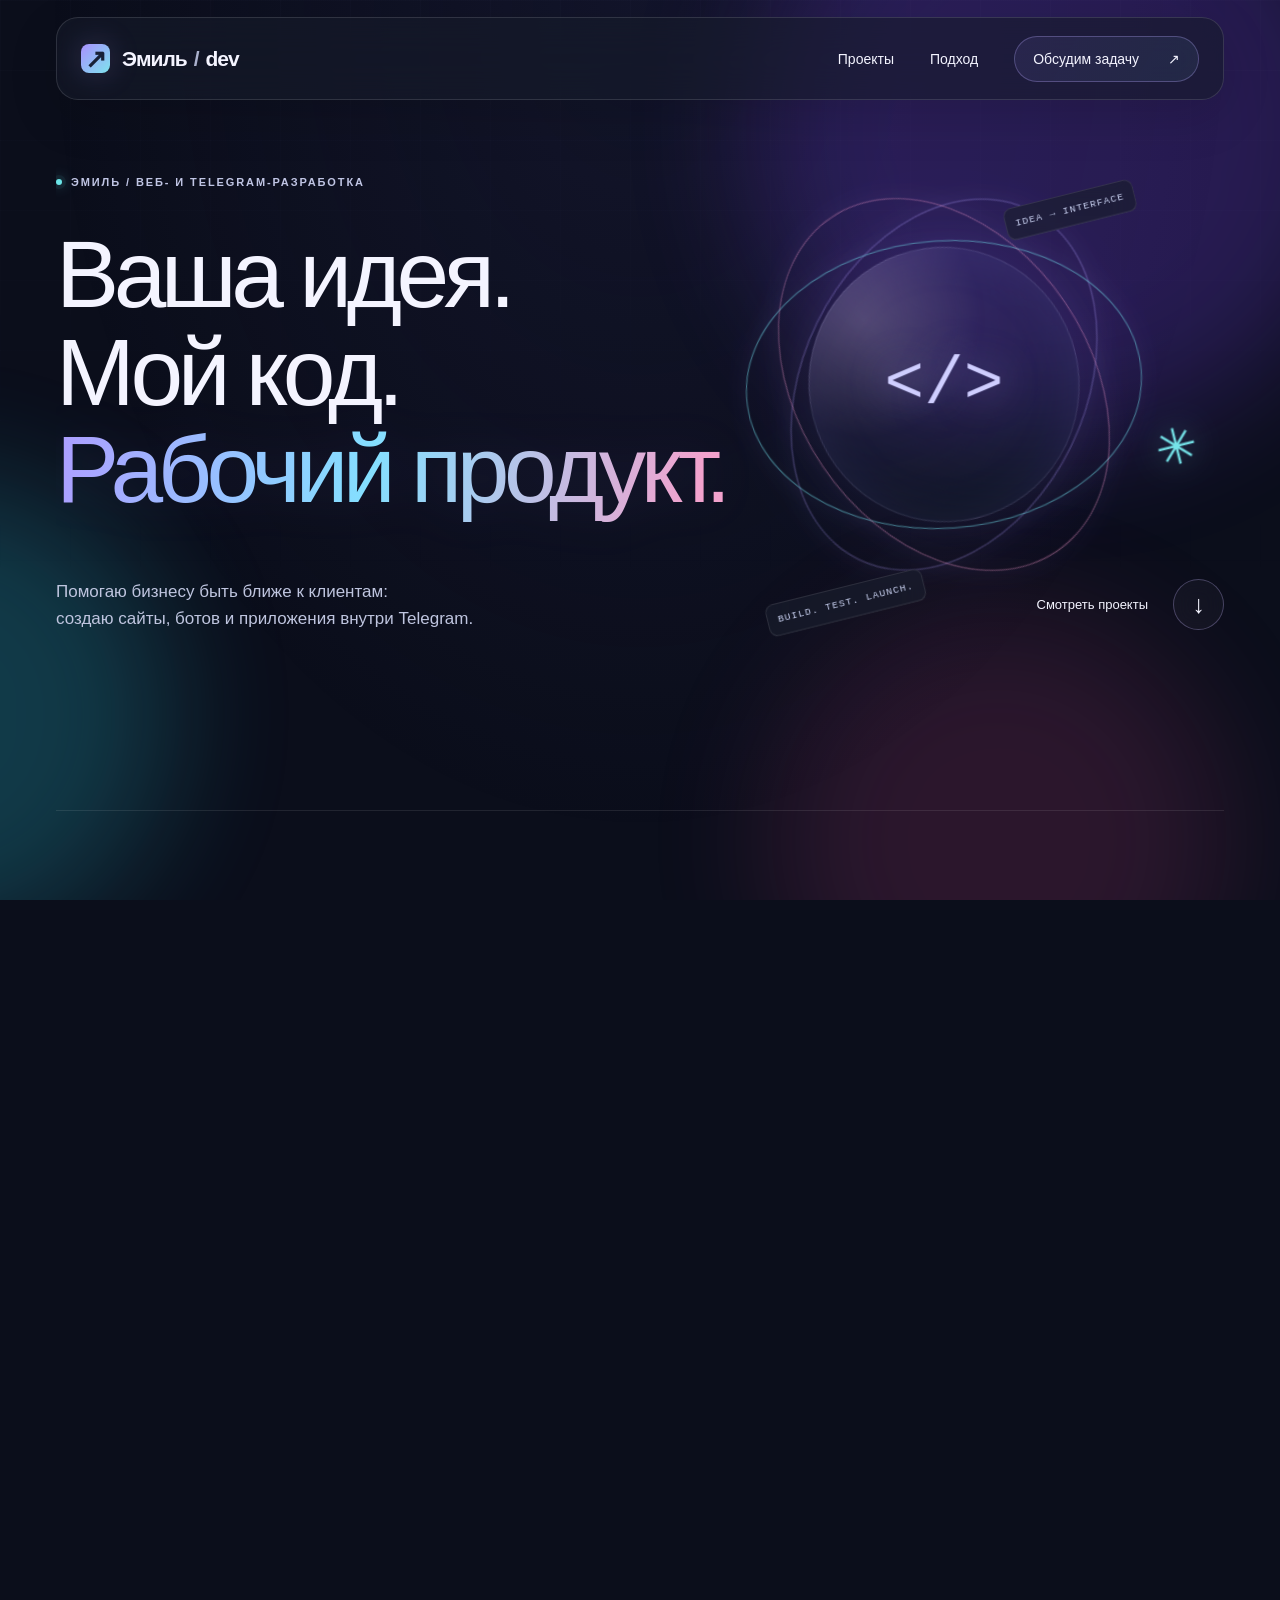
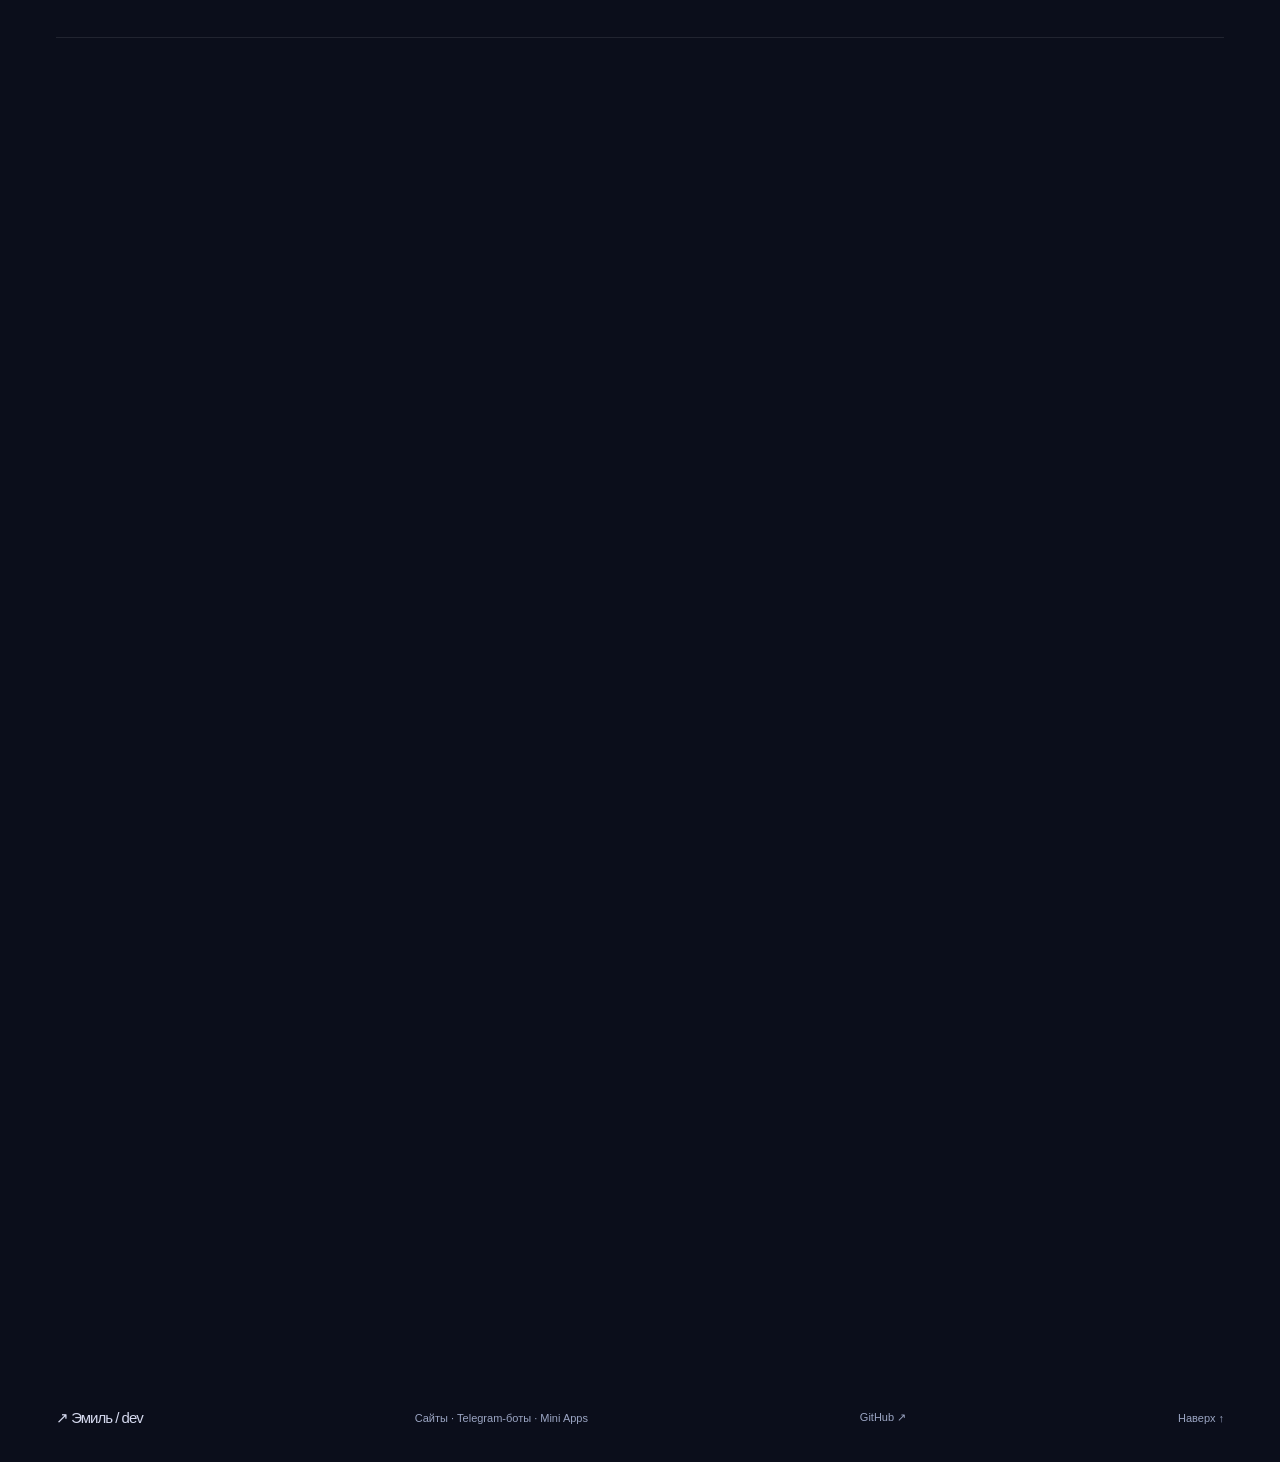
<file: index.html>
<!doctype html>
<html lang="ru"><head><meta charset="utf-8"><meta name="viewport" content="width=device-width,initial-scale=1"><meta name="theme-color" content="#101210"><meta name="description" content="Сайты, Telegram-боты и Mini Apps для бизнеса. Посмотрите интерактивные демонстрационные проекты и обсудите свою задачу."><title>Эмиль — сайты, Telegram-боты и Mini Apps</title><link rel="icon" href="icon.svg" type="image/svg+xml"><link rel="stylesheet" href="style.css"><link rel="stylesheet" href="effects.css?v=4"><script src="motion.js?v=3" defer></script></head>
<body><div class="ambient" aria-hidden="true"><i></i><i></i><i></i></div><div class="scroll-progress" aria-hidden="true"></div><a class="skip" href="#work">К проектам</a><header class="nav wrap"><a class="brand" href="#" aria-label="На главную"><span class="brand-icon">↗</span> Эмиль<span class="muted">/</span>dev</a><nav aria-label="Основная навигация"><a href="#work">Проекты</a><a href="#approach">Подход</a><a class="nav-contact" href="#contact">Обсудим задачу <span>↗</span></a></nav></header>
<main><section class="hero wrap"><div class="eyebrow"><span class="status-dot"></span> ЭМИЛЬ / ВЕБ- И TELEGRAM-РАЗРАБОТКА</div><h1>Ваша идея.<br>Мой код.<br><span>Рабочий продукт.</span></h1><div class="hero-bottom"><p>Помогаю бизнесу быть ближе к клиентам:<br class="desktop"> создаю сайты, ботов и приложения внутри Telegram.</p><a href="#work" class="round-link"><span>Смотреть проекты</span><span class="round">↓</span></a></div><div class="hero-art" aria-hidden="true"><div class="orbit orbit-one"></div><div class="orbit orbit-two"></div><div class="orbit orbit-three"></div><div class="art-core">&lt;/&gt;</div><span class="art-label label-one">IDEA → INTERFACE</span><span class="art-label label-two">BUILD. TEST. LAUNCH.</span><i class="art-spark">✳</i></div></section>
<section id="work" class="work wrap"><div class="section-top"><div><div class="eyebrow muted">01 / В ДЕЙСТВИИ</div><h2>Меньше обещаний.<br>Больше того, что можно открыть.</h2></div><p class="section-note">Три самостоятельных демопроекта.<br>Можно нажимать, выбирать и пробовать.</p></div>
<div class="project-grid"><a class="project project-site" href="studio.html"><div class="project-preview"><div class="browser-bar"><i></i><i></i><i></i><span>forma.studio / demo</span></div><div class="studio-preview"><div class="studio-mini-logo">FORMA<span>STUDIO</span></div><span class="tiny-caps">ПРОСТРАНСТВО ДЛЯ СЕБЯ</span><strong>Ваша форма.<br><em>Ваш ритм.</em></strong><span class="mini-pill">Выбрать занятие ↗</span><div class="sculpture"><i></i><i></i><i></i></div></div></div><div class="project-title"><h3>FORMA — сайт студии</h3><span>↗</span></div><p>Спокойный дизайн, расписание занятий и интерактивная запись.</p><div class="tags"><span>Сайт / лендинг</span><span>Адаптив</span><span class="demo-tag">Демопроект</span></div></a>
<a class="project project-mini" href="miniapp.html"><div class="project-preview mini-preview"><div class="floating-tag">МИНИ-ПРИЛОЖЕНИЕ В TELEGRAM</div><div class="phone"><div class="phone-top">‹ <b>FORMA</b> ···</div><div class="phone-body"><small>РАДЫ ВАС ВИДЕТЬ</small><strong>Время для<br>себя <span>↗</span></strong><div class="phone-card"><span>01 / НАПРАВЛЕНИЯ</span><b>Пилатес</b><i>Мягкая сила и баланс</i><div class="phone-lines"></div></div><div class="phone-menu">Главная <span>Запись</span> Профиль</div></div></div></div><div class="project-title"><h3>FORMA — Mini App</h3><span>↗</span></div><p>Выбор направления, даты и времени. Весь путь записи в одном интерфейсе.</p><div class="tags"><span>Telegram Mini App</span><span>Интерфейс</span><span class="demo-tag">Демопроект</span></div></a>
<a class="project project-bot" href="bot.html"><div class="project-preview bot-preview"><div class="bot-orb">↗</div><div class="chat-bubble">Привет! Я помогу записаться<br>на занятие в FORMA 👋</div><div class="chat-bubble outgoing">Хочу выбрать направление</div><div class="chat-options"><span>Пилатес</span><span>Йога</span><span>Растяжка</span><span>Вопрос администратору</span></div><div class="chat-caption"><i class="status-dot"></i> СЦЕНАРИЙ ПРИЁМА ЗАЯВОК</div></div><div class="project-title"><h3>FORMA — Telegram-бот</h3><span>↗</span></div><p>Диалог с клиентом, ответы на вопросы и сбор заявки без лишних шагов.</p><div class="tags"><span>Чат-бот</span><span>Автоматизация</span><span class="demo-tag">Демопроект</span></div></a></div><p class="honest-note">↳ Это демонстрационные концепции вымышленной студии. Запись и чат работают локально: данные никуда не отправляются.</p></section>
<section class="services wrap"><div class="eyebrow muted">02 / ЧЕМ МОГУ ПОМОЧЬ</div><div class="service-row"><span>01</span><h3>Сайт, который объясняет<br>ваше предложение</h3><p>Лендинг или небольшой сайт: понятная структура, мобильная версия и удобная форма обращения.</p><span class="service-arrow">↗</span></div><div class="service-row"><span>02</span><h3>Telegram как точка<br>контакта с клиентом</h3><p>Боты для заявок и частых вопросов. Mini Apps для каталогов, форм и записи на услуги.</p><span class="service-arrow">↗</span></div><div class="service-row"><span>03</span><h3>Меньше повторяющихся<br>действий</h3><p>Сбор данных, уведомления и интеграции — после обсуждения того, что нужно именно вашему процессу.</p><span class="service-arrow">↗</span></div></section>
<section id="approach" class="approach wrap"><div class="section-top"><div><div class="eyebrow muted">03 / БЕЗ СЛОЖНЫХ СЛОВ</div><h2>Понятный процесс.<br>На каждом шаге.</h2></div><p class="section-note">Начинаем с задачи,<br>а не со списка технологий.</p></div><div class="steps"><article><span>01 — ОБСУЖДАЕМ</span><h3>Что должно получиться?</h3><p>Разбираем вашу задачу, аудиторию и примеры. Фиксируем функции, стоимость и срок.</p></article><article><span>02 — СОБИРАЕМ</span><h3>Показываю в процессе</h3><p>Согласуем структуру и внешний вид. Проверяем основной сценарий на рабочем прототипе.</p></article><article><span>03 — ЗАПУСКАЕМ</span><h3>Результат остаётся у вас</h3><p>Проверяем работу, передаю исходники и инструкции. Помогаю с размещением по договорённости.</p></article></div></section>
<section id="contact" class="contact wrap"><div><div class="eyebrow">ЕСТЬ ЗАДАЧА?</div><h2>Давайте сделаем<br><span>что-то полезное.</span></h2><p>Расскажите, что хотите создать и какую задачу это должно решить. Можно начать с пары предложений.</p></div><a class="contact-button" href="https://t.me/atlamain" target="_blank" rel="noopener noreferrer">Написать в Telegram <span>↗</span></a></section></main><footer class="wrap"><a class="brand" href="#">↗ Эмиль / dev</a><span>Сайты · Telegram-боты · Mini Apps</span><a href="https://github.com/atlaceo" target="_blank" rel="noopener noreferrer">GitHub ↗</a><a href="#">Наверх ↑</a></footer></body></html>
</file>
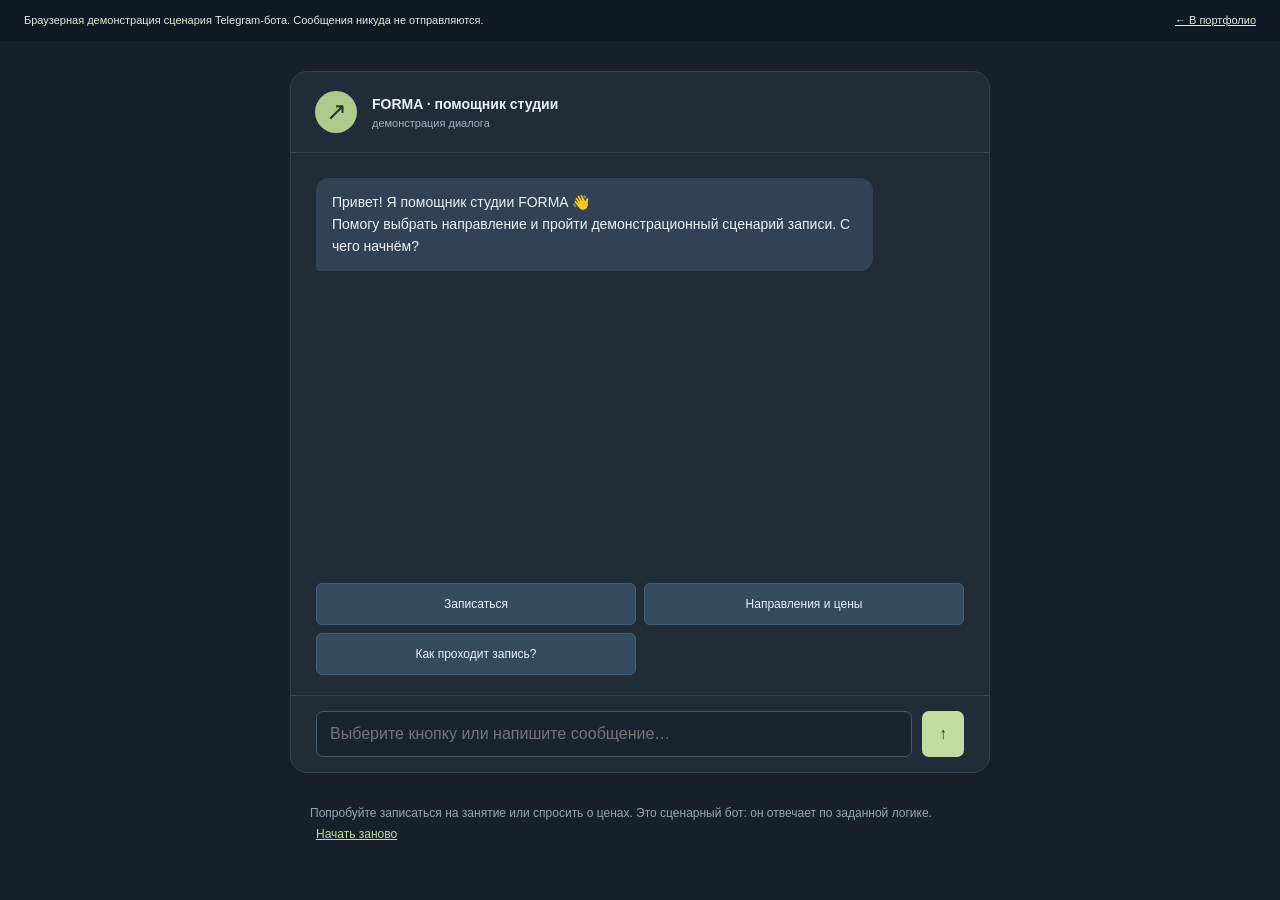
<file: bot.html>
<!doctype html><html lang="ru"><head><meta charset="utf-8"><meta name="viewport" content="width=device-width,initial-scale=1"><title>FORMA — интерактивное демо бота</title><link rel="icon" href="icon.svg"><link rel="stylesheet" href="demo.css?v=4"><script src="demo.js" defer></script></head><body class="chat-page" data-demo="bot"><div class="demo-banner"><span>Браузерная демонстрация сценария Telegram-бота. Сообщения никуда не отправляются.</span><a href="./">← В портфолио</a></div><main class="chat-shell"><header class="chat-header"><span class="avatar">↗</span><div><b>FORMA · помощник студии</b><small>демонстрация диалога</small></div></header><div class="messages" role="log" aria-live="polite" aria-label="Диалог с демонстрационным ботом"></div><div class="bot-actions" aria-label="Варианты ответа"></div><form class="chat-input" id="chat-form"><input id="chat-text" aria-label="Сообщение боту" placeholder="Введите сообщение…" maxlength="120" autocomplete="off"><button type="submit" aria-label="Отправить сообщение">↑</button></form></main><p class="chat-note">Попробуйте записаться на занятие или спросить о ценах. Это сценарный бот: он отвечает по заданной логике. <button id="restart-chat">Начать заново</button></p></body></html>
</file>
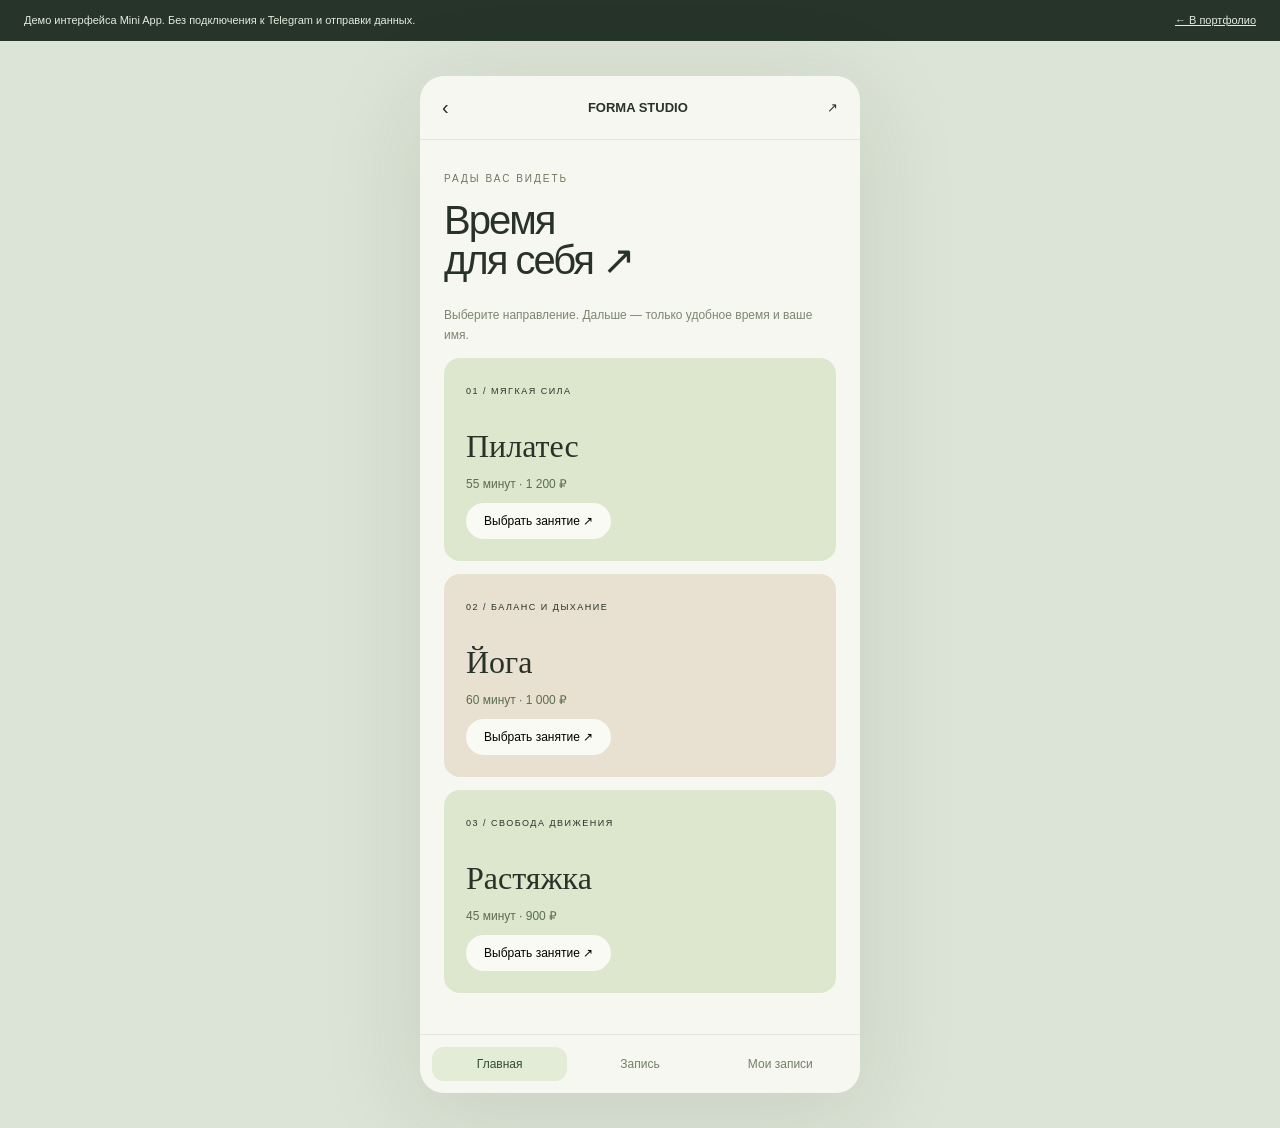
<file: miniapp.html>
<!doctype html><html lang="ru"><head><meta charset="utf-8"><meta name="viewport" content="width=device-width,initial-scale=1"><title>FORMA — демо интерфейса Mini App</title><link rel="icon" href="icon.svg"><link rel="stylesheet" href="demo.css?v=4"><script src="demo.js" defer></script></head><body class="app-page" data-demo="miniapp"><div class="demo-banner"><span>Демо интерфейса Mini App. Без подключения к Telegram и отправки данных.</span><a href="./">← В портфолио</a></div><main class="app-shell"><header class="app-top"><a href="./" aria-label="В портфолио">‹</a><b>FORMA STUDIO</b><span>↗</span></header><div class="app-main"><section class="app-view" id="app-home"><span class="caps">РАДЫ ВАС ВИДЕТЬ</span><h1>Время<br>для себя ↗</h1><p class="app-muted">Выберите направление. Дальше — только удобное время и ваше имя.</p><article class="app-card"><small>01 / МЯГКАЯ СИЛА</small><h3>Пилатес</h3><p>55 минут · 1 200 ₽</p><button data-app-service="Пилатес">Выбрать занятие ↗</button></article><article class="app-card"><small>02 / БАЛАНС И ДЫХАНИЕ</small><h3>Йога</h3><p>60 минут · 1 000 ₽</p><button data-app-service="Йога">Выбрать занятие ↗</button></article><article class="app-card"><small>03 / СВОБОДА ДВИЖЕНИЯ</small><h3>Растяжка</h3><p>45 минут · 900 ₽</p><button data-app-service="Растяжка">Выбрать занятие ↗</button></article></section><section class="app-view" id="app-book" hidden><span class="caps">ВАШ СЛЕДУЮЩИЙ ШАГ</span><h1>Выберите<br>время</h1><form class="booking-form" data-booking><label>Направление<select name="service"><option>Пилатес</option><option>Йога</option><option>Растяжка</option></select></label><label>Дата<input type="date" name="date" required></label><label>Время<select name="time"><option>09:00</option><option>12:00</option><option>18:00</option><option>19:30</option></select></label><label>Ваше имя<input name="name" placeholder="Как к вам обращаться?" maxlength="60" autocomplete="given-name" required></label><button class="primary" type="submit">Добавить демозапись ↗</button></form><p class="app-muted">Запись останется в памяти этой вкладки до обновления страницы.</p><div class="result" role="status" aria-live="polite"></div></section><section class="app-view" id="app-profile" hidden><span class="caps">ЛИЧНОЕ ПРОСТРАНСТВО</span><h1>Мои записи</h1><div id="app-records"><div class="empty-icon">↗</div><h2>Пока здесь пусто</h2><p class="app-muted">Выберите занятие и пройдите сценарий записи — оно появится здесь.</p></div><button class="reset" id="clear-bookings" hidden>Очистить демозаписи</button></section></div><nav class="app-tabs" aria-label="Разделы приложения"><button data-view="home" class="active" aria-pressed="true">Главная</button><button data-view="book" aria-pressed="false">Запись</button><button data-view="profile" aria-pressed="false">Мои записи</button></nav></main></body></html>
</file>
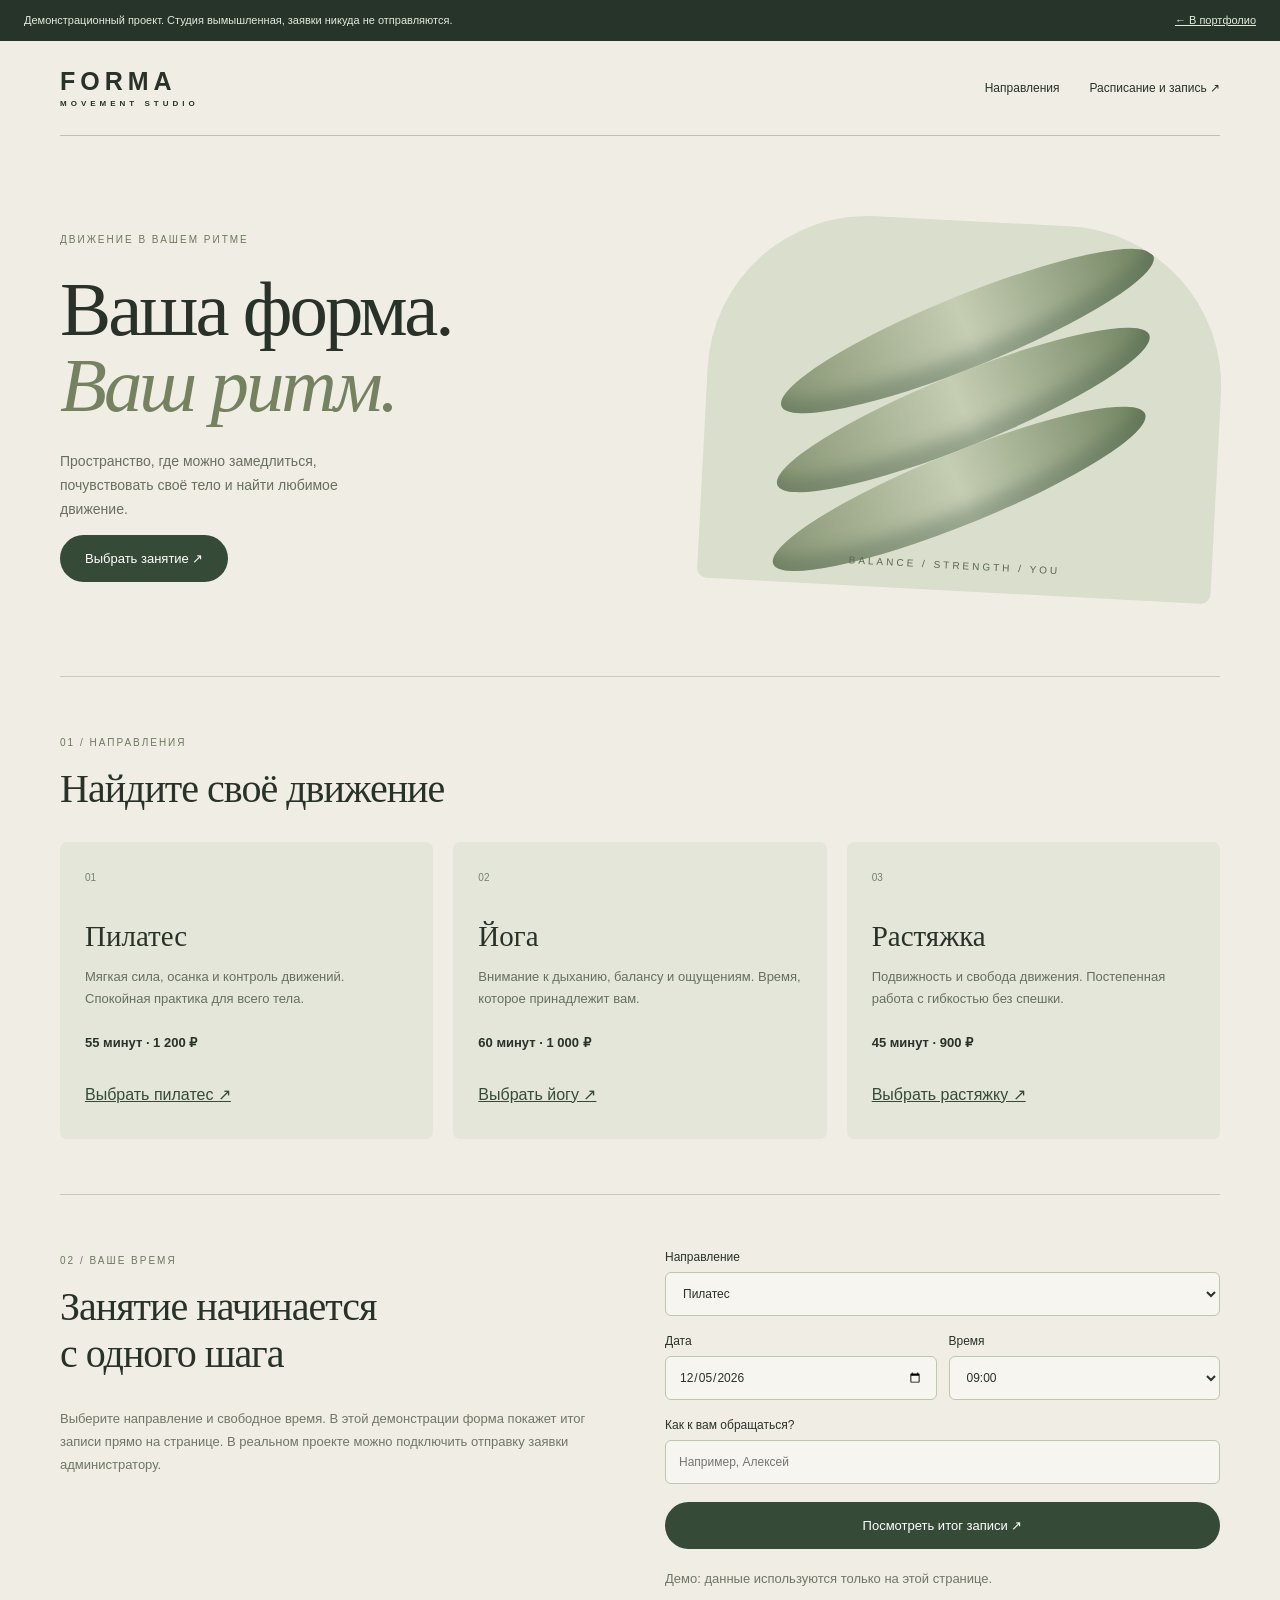
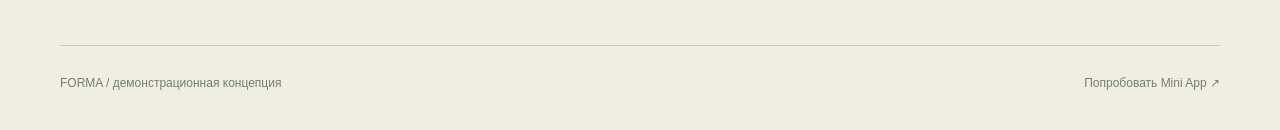
<file: studio.html>
<!doctype html><html lang="ru"><head><meta charset="utf-8"><meta name="viewport" content="width=device-width,initial-scale=1"><title>FORMA — демо сайта студии</title><link rel="icon" href="icon.svg"><link rel="stylesheet" href="demo.css?v=4"><script src="demo.js" defer></script></head><body data-demo="studio"><div class="demo-banner"><span>Демонстрационный проект. Студия вымышленная, заявки никуда не отправляются.</span><a href="./">← В портфолио</a></div><header class="studio-nav container"><a class="studio-logo" href="#">FORMA<small>MOVEMENT STUDIO</small></a><nav><a href="#classes">Направления</a><a href="#booking">Расписание и запись ↗</a></nav></header><main class="container"><section class="studio-hero"><div><span class="caps">ДВИЖЕНИЕ В ВАШЕМ РИТМЕ</span><h1>Ваша форма.<br><em>Ваш ритм.</em></h1><p class="lead">Пространство, где можно замедлиться, почувствовать своё тело и найти любимое движение.</p><a class="primary" href="#booking">Выбрать занятие ↗</a></div><div class="hero-visual" aria-label="Абстрактная композиция из мягких округлых форм"><i></i><i></i><i></i><span>BALANCE / STRENGTH / YOU</span></div></section><section id="classes" class="studio-section"><span class="caps">01 / НАПРАВЛЕНИЯ</span><h2>Найдите своё движение</h2><div class="classes"><article class="class-card"><span class="num">01</span><h3>Пилатес</h3><p>Мягкая сила, осанка и контроль движений. Спокойная практика для всего тела.</p><strong>55 минут · 1 200 ₽</strong><button class="text-button" data-select-service="Пилатес">Выбрать пилатес ↗</button></article><article class="class-card"><span class="num">02</span><h3>Йога</h3><p>Внимание к дыханию, балансу и ощущениям. Время, которое принадлежит вам.</p><strong>60 минут · 1 000 ₽</strong><button class="text-button" data-select-service="Йога">Выбрать йогу ↗</button></article><article class="class-card"><span class="num">03</span><h3>Растяжка</h3><p>Подвижность и свобода движения. Постепенная работа с гибкостью без спешки.</p><strong>45 минут · 900 ₽</strong><button class="text-button" data-select-service="Растяжка">Выбрать растяжку ↗</button></article></div></section><section id="booking" class="studio-section booking-layout"><div><span class="caps">02 / ВАШЕ ВРЕМЯ</span><h2>Занятие начинается<br>с одного шага</h2><p class="booking-note">Выберите направление и свободное время. В этой демонстрации форма покажет итог записи прямо на странице. В реальном проекте можно подключить отправку заявки администратору.</p></div><div><form class="booking-form" data-booking><label>Направление<select name="service"><option>Пилатес</option><option>Йога</option><option>Растяжка</option></select></label><div class="booking-grid"><label>Дата<input type="date" name="date" required></label><label>Время<select name="time"><option>09:00</option><option>12:00</option><option>18:00</option><option>19:30</option></select></label></div><label>Как к вам обращаться?<input name="name" placeholder="Например, Алексей" maxlength="60" autocomplete="given-name" required></label><button class="primary" type="submit">Посмотреть итог записи ↗</button><small class="booking-note">Демо: данные используются только на этой странице.</small></form><div class="result" role="status" aria-live="polite"></div></div></section></main><footer class="demo-footer container"><span>FORMA / демонстрационная концепция</span><a href="miniapp.html">Попробовать Mini App ↗</a></footer></body></html>
</file>
<file: style.css>
:root{--bg:#101210;--panel:#191c18;--line:#33382f;--text:#f2f3ed;--muted:#9da397;--accent:#c4f36d}*{box-sizing:border-box}html{scroll-behavior:smooth;scroll-padding-top:30px}body{margin:0;background:var(--bg);color:var(--text);font-family:Arial,Helvetica,sans-serif;-webkit-font-smoothing:antialiased}a{color:inherit;text-decoration:none}button,input,select{font:inherit}a:focus-visible,button:focus-visible{outline:3px solid var(--accent);outline-offset:6px}.wrap{width:min(1360px,calc(100% - 112px));margin:auto}.muted{color:var(--muted)}.skip{position:absolute;top:-90px;background:var(--accent);color:var(--bg);padding:16px;z-index:10}.skip:focus{top:0}.nav{height:105px;display:flex;align-items:center;justify-content:space-between;border-bottom:1px solid var(--line)}.brand{display:flex;align-items:center;gap:7px;font-size:21px;letter-spacing:-1px;font-weight:700}.brand-icon{background:var(--accent);color:var(--bg);border-radius:8px;width:29px;height:29px;display:grid;place-items:center;font-size:26px;margin-right:5px}nav{display:flex;align-items:center;gap:36px;font-size:14px}nav a:hover{color:var(--accent)}.nav-contact{border:1px solid #4a5142;padding:14px 18px;border-radius:30px}.nav-contact span{margin-left:25px}.hero{position:relative;padding:65px 0 46px;overflow:hidden;min-height:680px}.eyebrow{font-size:11px;font-weight:600;letter-spacing:1.9px;display:flex;align-items:center;gap:9px}.status-dot{display:inline-block;background:var(--accent);width:6px;height:6px;border-radius:50%;box-shadow:0 0 0 4px #c4f36d12}h1{font-size:clamp(64px,7.4vw,112px);line-height:.99;letter-spacing:-6px;font-weight:500;margin:38px 0 42px;position:relative;z-index:2}h1 span{color:var(--accent)}.hero-bottom{display:flex;align-items:center;justify-content:space-between;position:relative;z-index:2}.hero-bottom p{color:#b3b9ad;font-size:17px;line-height:1.6}.round-link{display:flex;align-items:center;gap:25px;font-size:13px}.round{height:51px;width:51px;border:1px solid #535c47;border-radius:50%;display:grid;place-items:center;font-size:25px;transition:.2s}.round-link:hover .round{background:var(--accent);color:var(--bg);transform:translateY(4px)}.hero-art{position:absolute;right:30px;top:45px;width:400px;height:410px;transform:rotate(-14deg)}.orbit{position:absolute;border:1px solid #445337;border-radius:50%;inset:20px 70px;transform:rotate(40deg)}.orbit-two{transform:rotate(100deg);border-color:#63744b}.orbit-three{transform:rotate(160deg)}.art-core{position:absolute;inset:100px;display:grid;place-items:center;font-family:monospace;font-size:70px;color:#c4f36d;transform:rotate(14deg)}.art-label{position:absolute;background:var(--bg);padding:9px;color:#8e9f79;font:10px monospace;letter-spacing:1px}.label-one{top:80px;right:5px}.label-two{bottom:30px;left:0}.art-spark{position:absolute;right:0;bottom:80px;color:var(--accent);font-size:45px;font-style:normal}.work{padding:65px 0 80px;border-top:1px solid var(--line)}.section-top{display:flex;align-items:end;justify-content:space-between;gap:30px;margin-bottom:34px}h2{font-size:clamp(30px,3vw,44px);font-weight:500;letter-spacing:-1.6px;line-height:1.15;margin:20px 0 0}.section-note{font-size:13px;line-height:1.6;color:var(--muted);max-width:280px}.project-grid{display:grid;grid-template-columns:repeat(3,1fr);gap:25px}.project-preview{height:310px;border-radius:10px;overflow:hidden;position:relative;border:1px solid #ffffff0c;transition:transform .3s}.project:hover .project-preview{transform:translateY(-5px)}.browser-bar{height:27px;background:#e3ded5;display:flex;gap:4px;align-items:center;padding:0 12px}.browser-bar i{background:#b1aaa0;border-radius:50%;height:4px;width:4px}.browser-bar span{font-size:6px;margin:auto;color:#81796f}.studio-preview{height:285px;background:#eee9df;color:#292e25;position:relative;overflow:hidden;padding:18px 22px}.studio-mini-logo{font-size:12px;font-weight:700;letter-spacing:2px;display:flex;justify-content:space-between}.studio-mini-logo span{font-size:6px;letter-spacing:1px}.tiny-caps{display:block;font-size:5px;letter-spacing:1.2px;margin-top:34px}.studio-preview strong{font-family:Georgia,serif;font-size:37px;line-height:1.1;font-weight:400;display:block;margin-top:13px;position:relative;z-index:2}.studio-preview em{color:#6b7756}.mini-pill{background:#3c4934;color:#fff;padding:9px 14px;border-radius:20px;font-size:6px;display:inline-block;margin-top:20px;position:relative;z-index:2}.sculpture{position:absolute;right:-35px;bottom:-10px;transform:rotate(-25deg);width:190px;height:210px}.sculpture i{display:block;background:linear-gradient(90deg,#9ca783,#657352,#c2c9a9);height:50px;width:185px;border-radius:50%;box-shadow:inset 0 -10px 15px #28392055;margin-top:4px}.project-title{display:flex;justify-content:space-between;align-items:center;margin-top:21px}.project-title h3{font-size:18px;margin:0;font-weight:500;letter-spacing:-.4px}.project-title>span{font-size:24px;color:var(--accent)}.project>p{font-size:13px;line-height:1.6;color:var(--muted);margin:12px 0 18px}.tags{display:flex;flex-wrap:wrap;gap:5px}.tags span{font-size:9px;padding:6px 8px;border:1px solid #353c30;border-radius:4px;color:#c3c8bd}.tags .demo-tag{color:#a9c78a;border-color:#415333}.mini-preview{background:#303b31;display:grid;place-items:center}.floating-tag{position:absolute;left:13px;top:19px;font-size:7px;letter-spacing:1px;color:#bacab0}.phone{width:182px;height:295px;background:#f3f2ec;border:5px solid #1a251b;border-radius:24px;color:#273a28;margin-top:66px;transform:rotate(7deg);box-shadow:15px 20px 40px #0005}.phone-top{padding:12px;font-size:10px;display:flex;justify-content:space-between;border-bottom:1px solid #ddd}.phone-body{padding:16px 12px}.phone-body>small{font-size:6px;letter-spacing:1px}.phone-body>strong{font-size:21px;display:block;letter-spacing:-1px;line-height:1.1;margin:8px 0 13px}.phone-body strong span{float:right;color:#628753}.phone-card{background:#dbe3cf;border-radius:10px;padding:12px;position:relative;overflow:hidden;height:106px}.phone-card>span{font-size:5px;display:block}.phone-card>b{font-size:20px;display:block;margin:10px 0 3px}.phone-card>i{font-style:normal;font-size:6px}.phone-lines{border:1px solid #8b9d73;border-radius:50%;height:90px;width:70px;position:absolute;right:-10px;bottom:-32px;transform:rotate(25deg)}.phone-menu{display:flex;justify-content:space-between;font-size:6px;margin-top:18px}.phone-menu span{color:#6c8d54}.bot-preview{background:#232b35;padding:23px 20px}.bot-orb{border-radius:50%;height:40px;width:40px;background:#bedb9b;display:grid;place-items:center;color:#2e4024;font-size:29px;margin-bottom:14px}.chat-bubble{font-size:11px;line-height:1.5;background:#354252;padding:13px 15px;border-radius:12px 12px 12px 2px;width:max-content;max-width:100%}.outgoing{margin:12px 0 12px auto;background:#556953;border-radius:12px 12px 2px 12px;font-size:10px}.chat-options{display:grid;grid-template-columns:1fr 1fr;gap:5px;max-width:255px}.chat-options span{text-align:center;padding:8px;background:#ffffff0d;border-radius:4px;font-size:8px;color:#c9d5e4}.chat-options span:last-child{grid-column:span 2}.chat-caption{display:flex;align-items:center;gap:10px;font-size:7px;letter-spacing:1px;color:#a1b099;margin-top:19px}.honest-note{font-size:11px;line-height:1.6;color:#858e7c;margin-top:29px;max-width:800px}.services{border-top:1px solid var(--line);padding:44px 0 75px}.service-row{display:grid;grid-template-columns:70px 1.1fr 1fr 35px;align-items:center;gap:25px;border-bottom:1px solid var(--line);padding:28px 0}.service-row>span:first-child{font-size:12px;color:#737d68}.service-row h3{font-size:24px;letter-spacing:-.6px;font-weight:400;line-height:1.25;margin:0}.service-row p{max-width:350px;font-size:13px;line-height:1.7;color:var(--muted)}.service-arrow{font-size:25px;color:#738265}.approach{padding:25px 0 90px}.steps{display:grid;grid-template-columns:repeat(3,1fr);gap:30px;margin-top:45px}.steps article{border-top:1px solid #5c6c48;padding-top:22px}.steps span{font-size:9px;letter-spacing:1.5px;color:var(--accent)}.steps h3{font-size:20px;font-weight:500;letter-spacing:-.5px;margin:28px 0 12px}.steps p{color:var(--muted);font-size:13px;line-height:1.7;max-width:330px}.contact{border-radius:16px;background:var(--accent);color:#172111;padding:51px;display:flex;align-items:center;justify-content:space-between;gap:30px;margin-bottom:48px}.contact .eyebrow{font-size:10px;color:#54653d}.contact h2{font-size:50px;line-height:1.05;margin:20px 0}.contact h2 span{color:#556d37}.contact p{font-size:13px;max-width:430px;line-height:1.7;color:#465736}.contact-button{white-space:nowrap;border-bottom:1px solid #566c3e;padding:18px 0;font-size:16px}.contact-button span{margin-left:40px;font-size:25px}footer{padding:10px 0 35px;display:flex;align-items:center;justify-content:space-between;gap:20px;font-size:11px;color:var(--muted)}footer .brand{font-size:15px;font-weight:400}footer a:hover{color:var(--accent)}
@media(min-width:1550px){.hero-art{right:95px}}@media(max-width:1100px){.wrap{width:calc(100% - 64px)}.hero-art{right:-60px;opacity:.6}.hero h1{font-size:82px}.project-grid{gap:16px}.project-preview{height:280px}.studio-preview strong{font-size:30px}.project-title h3{font-size:15px}.service-row{grid-template-columns:35px 1fr 1fr 20px}.service-row h3{font-size:21px}.contact h2{font-size:40px}}@media(max-width:760px){.wrap{width:calc(100% - 40px)}.nav{height:82px}.brand{font-size:18px}nav{gap:18px}nav>a:not(.nav-contact){display:none}.nav-contact{padding:11px 13px;font-size:11px}.nav-contact span{margin-left:10px}.hero{padding-top:40px;min-height:auto;padding-bottom:35px}.hero .eyebrow{font-size:8px;letter-spacing:1.1px}.hero h1{font-size:clamp(49px,10vw,76px);letter-spacing:-3px;line-height:1.05;margin:30px 0}.hero-art{width:220px;height:240px;right:-65px;top:35px;opacity:.22}.orbit{inset:15px 25px}.art-core{inset:60px;font-size:43px}.art-label,.art-spark{display:none}.hero-bottom{display:block}.hero-bottom p{font-size:14px}.round-link{margin-top:25px;justify-content:space-between}.round{width:42px;height:42px}.work{padding-top:40px;padding-bottom:45px}.section-top{display:block;margin-bottom:25px}h2{font-size:30px;letter-spacing:-1.2px}.section-note{font-size:12px;margin-top:18px}.project-grid{grid-template-columns:1fr;gap:36px}.project-preview{height:330px}.project-title h3{font-size:21px}.project>p{font-size:14px}.tags span{font-size:10px}.studio-preview{height:305px;padding:22px 26px}.studio-preview strong{font-size:43px}.tiny-caps{font-size:7px}.sculpture{right:-5px}.studio-mini-logo{font-size:15px}.mini-pill{font-size:9px}.bot-preview{padding:30px}.chat-bubble{font-size:13px}.outgoing{font-size:12px}.chat-options{max-width:100%}.chat-options span{font-size:11px}.phone{margin-top:45px;transform:rotate(6deg);height:310px}.floating-tag{top:25px;left:24px;font-size:8px}.service-row{grid-template-columns:24px 1fr 20px;gap:14px;padding:24px 0}.service-row h3{font-size:22px}.service-row p{grid-column:2;grid-row:2;font-size:13px;margin:0}.service-arrow{grid-column:3;grid-row:1}.services{padding-bottom:45px}.steps{grid-template-columns:1fr;gap:24px;margin-top:30px}.steps h3{margin:18px 0 10px}.steps p{max-width:none}.approach{padding-bottom:45px}.contact{padding:30px 25px;display:block}.contact h2{font-size:36px;letter-spacing:-1.5px}.contact-button{display:flex;justify-content:space-between;margin-top:25px}.contact p{font-size:13px}footer{flex-wrap:wrap;font-size:10px}footer>span{order:3;flex-basis:100%}.desktop{display:none}}@media(prefers-reduced-motion:reduce){html{scroll-behavior:auto}*{transition:none!important}}
</file>
<file: effects.css>
/* Colour, glass and motion — progressive enhancement over the static layout. */
:root{--bg:#0b0e1b;--panel:#171d35;--line:#ffffff1a;--text:#f4f4ff;--muted:#abb1cd;--accent:#b6a0ff;--cyan:#6ce5e8;--pink:#f999c9}
html{scroll-padding-top:100px}body{isolation:isolate;background:#0b0e1b}.ambient{position:fixed;inset:0;overflow:hidden;pointer-events:none;z-index:-1;background:radial-gradient(ellipse at 50% 0,#23234a55,transparent 65%)}.ambient i{position:absolute;display:block;border-radius:50%;filter:blur(65px);opacity:.24;will-change:transform}.ambient i:nth-child(1){width:620px;height:620px;top:-180px;right:-90px;background:#8148ff;animation:aurora-drift 19s ease-in-out infinite alternate}.ambient i:nth-child(2){width:470px;height:470px;top:480px;left:-300px;background:#28c8d9;animation:aurora-drift 23s ease-in-out infinite alternate-reverse}.ambient i:nth-child(3){width:460px;height:460px;bottom:-170px;right:4%;background:#d8488f;opacity:.16;animation:aurora-drift 21s ease-in-out infinite alternate}.ambient:after{content:'';position:absolute;inset:0;background-image:linear-gradient(#a1a6dd05 1px,transparent 1px),linear-gradient(90deg,#a1a6dd05 1px,transparent 1px);background-size:70px 70px;mask-image:linear-gradient(#000,transparent 70%)}
.scroll-progress{position:fixed;z-index:20;left:0;right:0;top:0;height:3px;background:linear-gradient(90deg,#ad7eff,#72e4ee,#f6a8d6);transform:scaleX(var(--scroll-progress,0));transform-origin:left;pointer-events:none;box-shadow:0 0 20px #b184ff99}.nav{height:83px;margin-top:17px;position:sticky;top:16px;z-index:10;padding:0 24px;border:1px solid #ffffff20;border-radius:22px;background:#171b2b99;backdrop-filter:blur(22px);-webkit-backdrop-filter:blur(22px);box-shadow:0 16px 50px #0002}.brand-icon{background:linear-gradient(135deg,#a990ff,#7ee3ed);box-shadow:0 0 30px #b493ff35;color:#182137}.nav-contact{background:linear-gradient(120deg,#a38bff18,#79dce313);border-color:#bba9ff4d}.nav-contact:hover{background:#afa1ff25;color:white}.hero{padding-top:76px;min-height:710px;overflow:clip}.hero .eyebrow{color:#c0c5e4}.status-dot{background:var(--cyan);box-shadow:0 0 14px #6ce5e8aa,0 0 0 4px #6ce5e810}.hero h1{letter-spacing:-5.5px;line-height:1.03}.hero h1 span{background:linear-gradient(100deg,#ad9dff 0%,#84dfff 47%,#f2a2cd 95%);background-clip:text;-webkit-background-clip:text;color:transparent;filter:drop-shadow(0 0 25px #ac89ff15)}.hero-bottom p{color:#bfc5df}.round{background:#ffffff08;border-color:#c0b4f84d;backdrop-filter:blur(10px)}.round-link:hover .round{background:linear-gradient(135deg,#bca0ff,#82e0eb);box-shadow:0 0 35px #b29aff35}.hero-art{top:72px;right:20px;width:420px;height:425px;translate:0 var(--parallax,0px);opacity:.9}.hero-art:before{content:'';position:absolute;inset:72px;border-radius:50%;background:radial-gradient(circle at 27% 20%,#e6d6ff40,#9895ff12 40%,#6ce5e808 70%);border:1px solid #c9c5ff30;box-shadow:inset 0 0 50px #a489ff18,0 0 100px #9779ff1c;backdrop-filter:blur(14px)}.orbit{border-color:#b0a0ff65;box-shadow:0 0 25px #a394ff10}.orbit-two{border-color:#73dfed88}.orbit-three{border-color:#ef98c969}.art-core{color:#cfceff;text-shadow:0 0 35px #bcb1ff80;font-size:62px;animation:core-float 6s ease-in-out infinite}.art-label{background:#181c2ba6;border:1px solid #ffffff18;border-radius:8px;color:#cad2f2;backdrop-filter:blur(10px);font-size:9px}.art-spark{color:#75e4e9;text-shadow:0 0 30px #6de1e966;animation:spark-turn 24s linear infinite}.label-one{right:-2px;top:70px}.label-two{bottom:25px}.work{border-color:#ffffff18}.section-top .eyebrow,.services>.eyebrow,.approach .eyebrow{color:#a998ee}.section-note,.project>p,.steps p,.service-row p{color:#aeb7d1}.project-grid{gap:22px}.project{padding:12px 12px 20px;border:1px solid #ffffff1c;border-radius:23px;background:linear-gradient(140deg,#ffffff0d,#ffffff03);backdrop-filter:blur(16px);-webkit-backdrop-filter:blur(16px);box-shadow:0 20px 50px #00000019;position:relative;transition:border-color .3s,box-shadow .3s,translate .3s}.project:after{content:'';position:absolute;inset:0;border-radius:inherit;pointer-events:none;background:linear-gradient(130deg,#c6b8ff0d,transparent 35%,#83e4ef05);opacity:0;transition:opacity .3s}.project:hover{border-color:#b4a0ff68;box-shadow:0 25px 70px #0004,0 0 35px #a289ff10;translate:0 -7px}.project:hover:after{opacity:1}.project:hover .project-preview{transform:none}.project-preview{border-radius:14px;height:290px}.project-title,.project>p,.tags{margin-left:8px;margin-right:8px}.project-title h3{font-size:17px}.project-title>span{color:#a3dbe9;transition:transform .3s}.project:hover .project-title>span{transform:translate(3px,-3px)}.tags span{background:#ffffff05;border-color:#ffffff20;color:#c8cfe8}.tags .demo-tag{color:#c8b6ff;border-color:#b59aff30;background:#b093ff0a}.mini-preview{background:radial-gradient(ellipse at 70% 20%,#626488,#303446 80%)}.bot-preview{background:radial-gradient(ellipse at 0 0,#3c425e,#222b40 85%)}.bot-orb{background:linear-gradient(140deg,#c8acff,#83e1e9);box-shadow:0 0 30px #a896ff25}.chat-bubble{background:#515d7a65;border:1px solid #ffffff0c}.outgoing{background:#6a588777}.chat-options span{background:#c3b4ff12}.chat-caption{color:#b7b2da}.honest-note{color:#939dbb}.services{border-color:#ffffff18}.service-row{border-color:#ffffff15;transition:background .3s;border-radius:12px}.service-row:hover{background:#ffffff03}.service-row>span:first-child{color:#8f84b4}.service-arrow{color:#b5a0ff}.steps article{border-color:#a58cff66;border-radius:15px;background:linear-gradient(150deg,#ffffff08,#ffffff02);padding:25px 23px 15px;border:1px solid #ffffff18;position:relative;overflow:hidden}.steps article:before{content:'';position:absolute;top:0;left:25px;width:45px;height:2px;background:linear-gradient(90deg,#bc8fff,#78e1ed);box-shadow:0 0 22px #a88eff88}.steps span{color:#acb8ee}.steps article:nth-child(2) span{color:#85d5df}.steps article:nth-child(3) span{color:#eda8d0}.contact{position:relative;overflow:hidden;background:linear-gradient(115deg,#b3a0faee,#99c8eeee 54%,#e4a6d4ee);border:1px solid #ffffff55;box-shadow:0 25px 90px #9c7be520,inset 0 1px 0 #ffffff50;color:#19213b;border-radius:25px;backdrop-filter:blur(20px)}.contact:after{content:'';position:absolute;width:400px;height:400px;right:-210px;top:-180px;border:1px solid #ffffff40;border-radius:50%;box-shadow:0 0 0 40px #ffffff0a,0 0 0 80px #ffffff08;pointer-events:none}.contact .eyebrow{color:#454d72}.contact h2 span{color:#505882}.contact p{color:#394968}.contact-button{position:relative;z-index:1;color:#1c2949;border-color:#5261887d}.contact-button:hover{color:#344d80}footer{color:#9ba5c3}footer .brand{color:#d4d8ed}
@keyframes aurora-drift{from{transform:translate3d(0,0,0) scale(1)}to{transform:translate3d(-65px,60px,0) scale(1.12)}}@keyframes core-float{0%,100%{transform:translateY(0) rotate(14deg)}50%{transform:translateY(-10px) rotate(14deg)}}@keyframes spark-turn{to{rotate:360deg}}
.motion-ready [data-reveal]{opacity:0;transform:translateY(27px);transition:opacity .75s ease,transform .75s cubic-bezier(.2,.7,.2,1);transition-delay:var(--reveal-delay,0ms)}.motion-ready [data-reveal].is-visible{opacity:1;transform:none}.motion-ready .project[data-reveal]{transition:opacity .75s ease,transform .75s cubic-bezier(.2,.7,.2,1),border-color .3s,box-shadow .3s,translate .3s;transition-delay:var(--reveal-delay,0ms),var(--reveal-delay,0ms),0ms,0ms,0ms}
@supports not (backdrop-filter:blur(1px)){.nav{background:#171b2bf2}.project,.steps article{background:#181d31}.art-label{background:#181c2b}}
@media(max-width:1100px){.hero-art{right:-80px;opacity:.6}.project-preview{height:270px}.project-title h3{font-size:15px}.contact h2{font-size:39px}}
@media(max-width:760px){html{scroll-padding-top:85px}.nav{height:68px;margin-top:12px;top:10px;border-radius:17px;padding:0 13px;width:calc(100% - 24px)}.brand{font-size:16px}.brand-icon{width:26px;height:26px;font-size:23px}.nav-contact{padding:10px 12px;font-size:10px}.hero{padding-top:45px;min-height:auto}.hero h1{font-size:clamp(49px,10vw,76px);letter-spacing:-2.5px}.hero .eyebrow{font-size:8px;letter-spacing:.8px}.hero-art{width:240px;height:270px;top:48px;right:-82px;opacity:.3;translate:none}.hero-art:before{inset:40px}.art-core{font-size:40px}.hero-bottom p{color:#c5c9df}.project-grid{gap:24px}.project{padding:10px 10px 20px;border-radius:20px}.project-preview{height:310px}.project-title h3{font-size:19px}.project>p{font-size:13px}.tags span{font-size:9px}.ambient i{filter:blur(55px);opacity:.18;animation:none!important;will-change:auto}.ambient i:nth-child(1){width:380px;height:420px;right:-200px;top:0}.ambient i:nth-child(2){width:260px;height:400px;left:-180px;top:700px}.ambient i:nth-child(3){display:none}.steps{gap:15px}.steps article{padding:25px 22px 18px}.contact{border-radius:21px;padding:30px 25px}.contact h2{font-size:35px}.service-row h3{font-size:21px}.hero-art .art-core{animation:none}.art-spark{display:none}}
@media(prefers-reduced-motion:reduce){html{scroll-behavior:auto}.ambient i,.art-core,.art-spark{animation:none!important;will-change:auto}.hero-art{translate:none!important}.motion-ready [data-reveal]{opacity:1;transform:none;transition:none!important}.project:hover,.project-title>span{translate:none;transform:none}.scroll-progress{display:none}}
/* Cursor-controlled sculpture: no automatic bobbing or spinning. */
.hero-art{transform:perspective(950px) rotateX(var(--tilt-x,0deg)) rotateY(var(--tilt-y,0deg)) rotateZ(-14deg);transform-style:preserve-3d;transition:transform .32s cubic-bezier(.2,.65,.25,1);opacity:1}
.hero-art:before{transform:translateZ(-18px)}
.hero-art .orbit-one{translate:0 0 12px}.hero-art .orbit-two{translate:0 0 28px}.hero-art .orbit-three{translate:0 0 44px}
.hero-art .art-core{animation:none;transform:rotate(14deg) translateZ(62px)}
.hero-art .art-label{translate:0 0 78px}.hero-art .art-spark{animation:none;translate:0 0 90px}
@media(max-width:1100px){.hero-art{opacity:.6}}
@media(max-width:760px),(hover:none),(pointer:coarse){.hero-art{transform:rotate(-14deg);transform-style:flat;transition:none}.hero-art:before{transform:none}.hero-art .orbit,.hero-art .art-label,.hero-art .art-spark{translate:none}.hero-art .art-core{transform:rotate(14deg)}}
@media(max-width:760px){.hero-art{opacity:.3}}
@media(prefers-reduced-motion:reduce){.hero-art{transform:rotate(-14deg)!important;transform-style:flat;transition:none!important}.hero-art:before{transform:none}.hero-art .orbit,.hero-art .art-label,.hero-art .art-spark{translate:none}.hero-art .art-core{transform:rotate(14deg)}}
@media(min-width:1101px){.hero-art{right:70px}}
/* Responsive layouts: readable content and comfortable touch controls. */
html{-webkit-text-size-adjust:100%}
.project,.steps article,.service-row>*{min-width:0}
@media(min-width:761px) and (max-width:1100px){
 .project-grid{grid-template-columns:repeat(2,minmax(0,1fr));gap:22px}
 .project:last-child{grid-column:1/-1;max-width:calc(50% - 11px)}
 .steps{gap:16px}.steps article{padding:22px 18px}.steps h3{font-size:19px}
 .hero h1{font-size:clamp(64px,8.6vw,86px)}
 .contact{flex-wrap:wrap}.contact-button{min-height:48px}
}
@media(max-width:760px){
 .nav{display:grid;grid-template-columns:1fr auto;grid-template-rows:44px 34px;height:auto;gap:3px 12px;padding:9px 14px 7px;top:8px}
 .nav .brand{grid-column:1;grid-row:1;font-size:16px;white-space:nowrap;min-height:44px}
 .nav nav{display:contents}
 .nav nav>a:not(.nav-contact){display:flex;align-items:center;justify-content:center;grid-row:2;min-height:34px;font-size:12px;border-top:1px solid #ffffff12}
 .nav nav>a:first-child{grid-column:1}.nav nav>a:nth-child(2){grid-column:2}
 .nav-contact{grid-column:2;grid-row:1;display:flex;align-items:center;min-height:44px;font-size:11px;padding:10px 12px}
 .nav-contact span{margin-left:8px}
 html{scroll-padding-top:125px}
 .hero{padding-top:35px;padding-bottom:34px}
 .hero h1{font-size:clamp(32px,10vw,72px);letter-spacing:-1.8px;line-height:1.08;margin:27px 0 25px}
 .hero h1 span{white-space:nowrap}
 .hero .eyebrow{font-size:8px;letter-spacing:.5px;line-height:1.6}
 .hero-art{width:220px;height:240px;right:-95px;top:52px;opacity:.18;pointer-events:none}
 .hero-bottom p{font-size:15px;line-height:1.7;max-width:470px}
 .round-link{min-height:48px;margin-top:20px;font-size:14px}.round{width:48px;height:48px}
 .work{padding-top:34px}.section-top h2{font-size:clamp(25px,6.8vw,40px);line-height:1.2}
 .section-note{font-size:13px;line-height:1.7}
 .project-grid{gap:22px}.project{padding:12px;border-radius:20px}
 .project-preview{height:300px}.project-title{gap:10px;margin-top:18px}.project-title h3{font-size:18px;line-height:1.3}
 .project>p{font-size:14px}.tags{gap:6px}.tags span{font-size:10px;line-height:1.3}
 .bot-preview{padding:22px 17px}.chat-bubble{font-size:12px}.outgoing{font-size:11px}.chat-options span{font-size:10px}
 .studio-preview{padding:20px 18px}.studio-preview strong{font-size:37px}.sculpture{right:-45px}
 .floating-tag{font-size:7px;letter-spacing:.7px;left:18px}
 .service-row{grid-template-columns:20px minmax(0,1fr) 18px;gap:12px}
 .service-row h3{font-size:clamp(19px,5.4vw,24px)}.service-row p{font-size:14px;line-height:1.7}
 .steps{gap:16px}.steps article{padding:23px}.steps h3{font-size:20px;line-height:1.3}.steps p{font-size:14px}
 .contact{padding:28px 21px;margin-bottom:28px}.contact h2{font-size:clamp(28px,7.7vw,46px);line-height:1.12;letter-spacing:-1px}
 .contact p{font-size:14px}.contact-button{font-size:15px;min-height:52px;white-space:normal;gap:10px}.contact-button span{margin-left:0}
 footer{gap:8px 18px;padding-bottom:max(24px,env(safe-area-inset-bottom))}footer a{min-height:44px;display:flex;align-items:center;font-size:12px}footer>span{line-height:1.7;font-size:11px}
}
@media(max-width:360px){
 .wrap{width:calc(100% - 32px)}.nav{width:calc(100% - 20px);padding-inline:10px;gap:3px 8px}
 .nav .brand{font-size:14px;gap:4px}.brand-icon{margin-right:1px}.nav-contact{padding-inline:10px;font-size:10px}
 .hero .eyebrow{font-size:7px}.hero h1{letter-spacing:-1.6px}
 .project-preview{height:285px}.project-title h3{font-size:16px}.project{padding:10px}.chat-caption{letter-spacing:.3px;font-size:6px}
}
@media(hover:none){.project:hover,.project:hover .project-preview{transform:none}}
</file>
<file: demo.css>
*{box-sizing:border-box}body{margin:0;font-family:Arial,Helvetica,sans-serif;color:#283228;background:#f0ede5}a{color:inherit;text-decoration:none}button,input,select{font:inherit}button,a,input,select{-webkit-tap-highlight-color:transparent}button{cursor:pointer}button:disabled{cursor:default;opacity:.6}:focus-visible{outline:3px solid #8fa36d;outline-offset:4px}.demo-banner{padding:12px 24px;background:#263429;color:#e4ebdc;font-size:11px;display:flex;justify-content:space-between;gap:20px;align-items:center;line-height:1.5}.demo-banner a{text-decoration:underline;white-space:nowrap}.container{width:min(1160px,calc(100% - 64px));margin:auto}.studio-nav{height:95px;display:flex;justify-content:space-between;align-items:center;border-bottom:1px solid #bdc2b2}.studio-logo{font-size:25px;letter-spacing:5px;font-weight:bold}.studio-logo small{display:block;font-size:8px;letter-spacing:4px;margin-top:3px}.studio-nav nav{display:flex;gap:30px;font-size:12px}.studio-hero{min-height:540px;display:grid;grid-template-columns:1.2fr 1fr;align-items:center;gap:30px}.caps{font-size:10px;letter-spacing:2px;color:#6c795d}h1{font-family:Georgia,serif;font-weight:400;font-size:clamp(50px,6vw,80px);letter-spacing:-3px;line-height:1;margin:25px 0}h1 em{color:#75825f;font-weight:400}.lead{color:#67705f;line-height:1.7;font-size:14px;max-width:340px}.primary{display:inline-block;border:0;border-radius:30px;background:#354b38;color:#fff;padding:16px 25px;font-size:13px}.primary:hover{background:#4b654d}.hero-visual{height:370px;background:#d9decd;border-radius:160px 160px 10px 10px;position:relative;overflow:hidden;display:flex;flex-direction:column;align-items:center;justify-content:center;transform:rotate(3deg)}.hero-visual i{display:block;width:78%;height:72px;border-radius:50%;background:linear-gradient(90deg,#879573,#c5cdb3,#718460);box-shadow:inset 0 -16px 15px #435b4755;transform:rotate(-25deg);margin-top:7px}.hero-visual span{position:absolute;bottom:20px;font-size:10px;letter-spacing:3px;color:#58684c}.studio-section{padding:55px 0;border-top:1px solid #c5cbb9}.studio-section h2{font-family:Georgia,serif;font-size:40px;letter-spacing:-1px;font-weight:400;margin:15px 0 30px}.classes{display:grid;grid-template-columns:repeat(3,1fr);gap:20px}.class-card{background:#e4e6da;padding:25px;border-radius:7px}.class-card .num{font-size:10px;color:#75816b}.class-card h3{font-family:Georgia,serif;font-size:29px;font-weight:400;margin:35px 0 12px}.class-card p{font-size:13px;color:#67705f;line-height:1.7}.class-card strong{display:block;font-size:13px;margin:25px 0}.text-button{border:0;background:transparent;padding:10px 0;color:#354b38;text-decoration:underline}.booking-layout{display:grid;grid-template-columns:1fr 1fr;gap:50px}.booking-note{font-size:13px;line-height:1.8;color:#6e7766}.booking-form{display:grid;gap:18px}.booking-form label{display:grid;gap:8px;font-size:12px}.booking-form input,.booking-form select{width:100%;padding:13px;border:1px solid #bdc6af;border-radius:6px;background:#f7f5ef;color:#283228;min-height:44px}.booking-grid{display:grid;grid-template-columns:1fr 1fr;gap:12px}.result{background:#dce8cc;padding:20px;border-radius:10px;line-height:1.6;margin-top:18px;font-size:14px}.result:empty{display:none}.demo-footer{font-size:12px;color:#728066;padding:30px 0 40px;display:flex;justify-content:space-between;border-top:1px solid #c5cbb9}.app-page{background:#dce3d7;min-height:100vh}.app-shell{max-width:440px;margin:35px auto;background:#f7f7f1;border-radius:24px;overflow:hidden;box-shadow:0 20px 100px #344e2820}.app-top{display:flex;justify-content:space-between;align-items:center;padding:20px 22px;border-bottom:1px solid #e1e5da;font-size:13px}.app-top a{font-size:20px}.app-main{padding:28px 24px;min-height:580px}.app-main h1{font-family:Arial,sans-serif;font-size:40px;letter-spacing:-2px;margin:14px 0 25px}.app-main h2{font-size:20px;letter-spacing:-.5px}.app-card{border-radius:16px;padding:22px;background:#dce7ce;margin:13px 0;position:relative}.app-card small{font-size:9px;letter-spacing:1.5px}.app-card h3{font-family:Georgia,serif;font-size:32px;font-weight:400;margin:30px 0 10px}.app-card p{font-size:12px;color:#5c6d50}.app-card button{background:#f8faf3;border:0;border-radius:20px;padding:11px 18px;font-size:12px}.app-card:nth-of-type(2){background:#e8e0d1}.app-tabs{display:flex;border-top:1px solid #e1e5da;padding:12px;gap:5px}.app-tabs button{flex:1;background:none;border:0;border-radius:12px;padding:10px;font-size:12px;color:#738167}.app-tabs button.active{background:#e2ecd6;color:#354b38}.app-view[hidden]{display:none}.app-main .booking-grid{grid-template-columns:1fr}.app-main .booking-form{gap:16px}.app-muted{font-size:12px;line-height:1.7;color:#7c8673}.empty-icon{font-size:48px;color:#a1b689;margin:40px 0 20px}.reset{border:1px solid #bec8b3;background:none;border-radius:20px;padding:10px 15px;color:#4e6040;font-size:12px}.chat-page{background:#18212a;color:#eaf1f6;min-height:100vh}.chat-page .demo-banner{background:#111922}.chat-shell{max-width:700px;margin:30px auto;background:#202d39;border:1px solid #314251;border-radius:17px;overflow:hidden}.chat-header{padding:19px 24px;border-bottom:1px solid #354350;display:flex;align-items:center;gap:15px}.avatar{width:42px;height:42px;background:#aecb8e;color:#253724;display:grid;place-items:center;border-radius:50%;font-size:25px}.chat-header b{font-size:14px}.chat-header small{display:block;color:#9bb3c5;font-size:11px;margin-top:4px}.messages{height:430px;overflow-y:auto;padding:25px;display:flex;flex-direction:column;gap:14px;scroll-behavior:smooth}.message{max-width:86%;background:#304253;padding:13px 16px;border-radius:13px 13px 13px 3px;font-size:14px;line-height:1.6;white-space:pre-line;overflow-wrap:anywhere}.message.user{background:#4c6550;align-self:flex-end;border-radius:13px 13px 3px 13px}.bot-actions{padding:0 25px 20px;display:grid;grid-template-columns:1fr 1fr;gap:8px}.bot-actions button{background:#354a5d;border:1px solid #45617a;border-radius:6px;color:#e6f1fa;padding:13px;font-size:12px}.bot-actions button:hover{background:#405d75}.chat-input{padding:15px 25px;border-top:1px solid #354350;display:flex;gap:10px}.chat-input input{min-width:0;flex:1;border:1px solid #40576c;border-radius:7px;background:#182530;color:white;padding:13px}.chat-input button{border:0;border-radius:7px;background:#c0dc9f;color:#263923;padding:10px 17px}.chat-note{max-width:700px;margin:15px auto;color:#94a7b6;font-size:12px;line-height:1.7;padding:0 20px}.chat-note button{color:#c0dc9f;border:0;background:none;text-decoration:underline}.chat-input input:disabled{opacity:.5}@media(max-width:700px){.demo-banner{padding:10px 15px;font-size:10px}.demo-banner span{max-width:240px}.container{width:calc(100% - 36px)}.studio-nav{height:80px}.studio-nav nav{gap:15px;font-size:11px}.studio-hero{grid-template-columns:1fr;padding:35px 0;gap:30px}.studio-hero h1{font-size:62px}.hero-visual{height:270px;width:85%;margin:0 auto}.hero-visual i{height:50px}.classes,.booking-layout{grid-template-columns:1fr}.booking-layout{gap:15px}.studio-section{padding:35px 0}.class-card h3{margin-top:20px}.app-shell{margin:0 auto;border-radius:0;box-shadow:none}.app-main{min-height:580px}.chat-shell{margin:15px 10px}.messages{height:380px;padding:18px}.bot-actions{padding:0 18px 18px}.chat-input{padding:12px}.chat-input button{padding:10px}.demo-footer{gap:15px;font-size:11px}.studio-nav nav>a:first-child{display:none}}@media(prefers-reduced-motion:reduce){html,.messages{scroll-behavior:auto}}
/* Phone and tablet usability. */
html{-webkit-text-size-adjust:100%;scroll-padding-top:20px}
.booking-layout>*,.booking-grid>*,.class-card{min-width:0}
@media(max-width:900px) and (min-width:701px){.classes{gap:12px}.class-card{padding:20px}.booking-layout{gap:25px}}
@media(max-width:700px){
 .demo-banner{gap:12px;align-items:flex-start;font-size:11px;line-height:1.6}.demo-banner a{min-height:44px;display:flex;align-items:center;white-space:normal;flex-shrink:0;max-width:100px}.demo-banner span{max-width:none}
 .studio-nav nav a{min-height:44px;display:flex;align-items:center}.studio-nav nav>a:first-child{display:none}
 .studio-hero h1{font-size:clamp(43px,10.5vw,62px);letter-spacing:-2px;line-height:1.05}
 .studio-hero{padding-top:28px}.hero-visual{width:82%;height:250px}.lead{font-size:15px}
 .studio-section h2{font-size:clamp(30px,8vw,40px)}.class-card p,.booking-note{font-size:14px}
 .booking-form input,.booking-form select,.chat-input input{font-size:16px;min-height:48px}
 .booking-grid{grid-template-columns:1fr}.primary,.text-button,.reset{min-height:48px}.demo-footer{flex-wrap:wrap;line-height:1.6}.demo-footer a{min-height:44px;display:flex;align-items:center}
 .app-main{min-height:0;padding:24px 20px 30px}.app-top{padding:14px 20px}.app-top a{min-width:44px;min-height:44px;display:flex;align-items:center}
 .app-card button,.app-tabs button{min-height:44px}.app-tabs{padding-bottom:max(12px,env(safe-area-inset-bottom))}.app-muted{font-size:13px}
 .chat-shell{margin:12px 8px;border-radius:14px}.chat-header{padding:14px 16px}.messages{height:clamp(220px,44svh,420px);padding:16px}.message{max-width:94%;font-size:14px;padding:12px 14px}
 .bot-actions{padding:0 14px 16px;gap:8px}.bot-actions button{min-height:48px;padding:12px 8px;line-height:1.4}
 .chat-input{padding:12px;gap:8px}.chat-input input{width:0;padding:12px 10px}.chat-input button{min-width:48px;min-height:48px}.chat-note button{min-height:44px}
}
</file>
